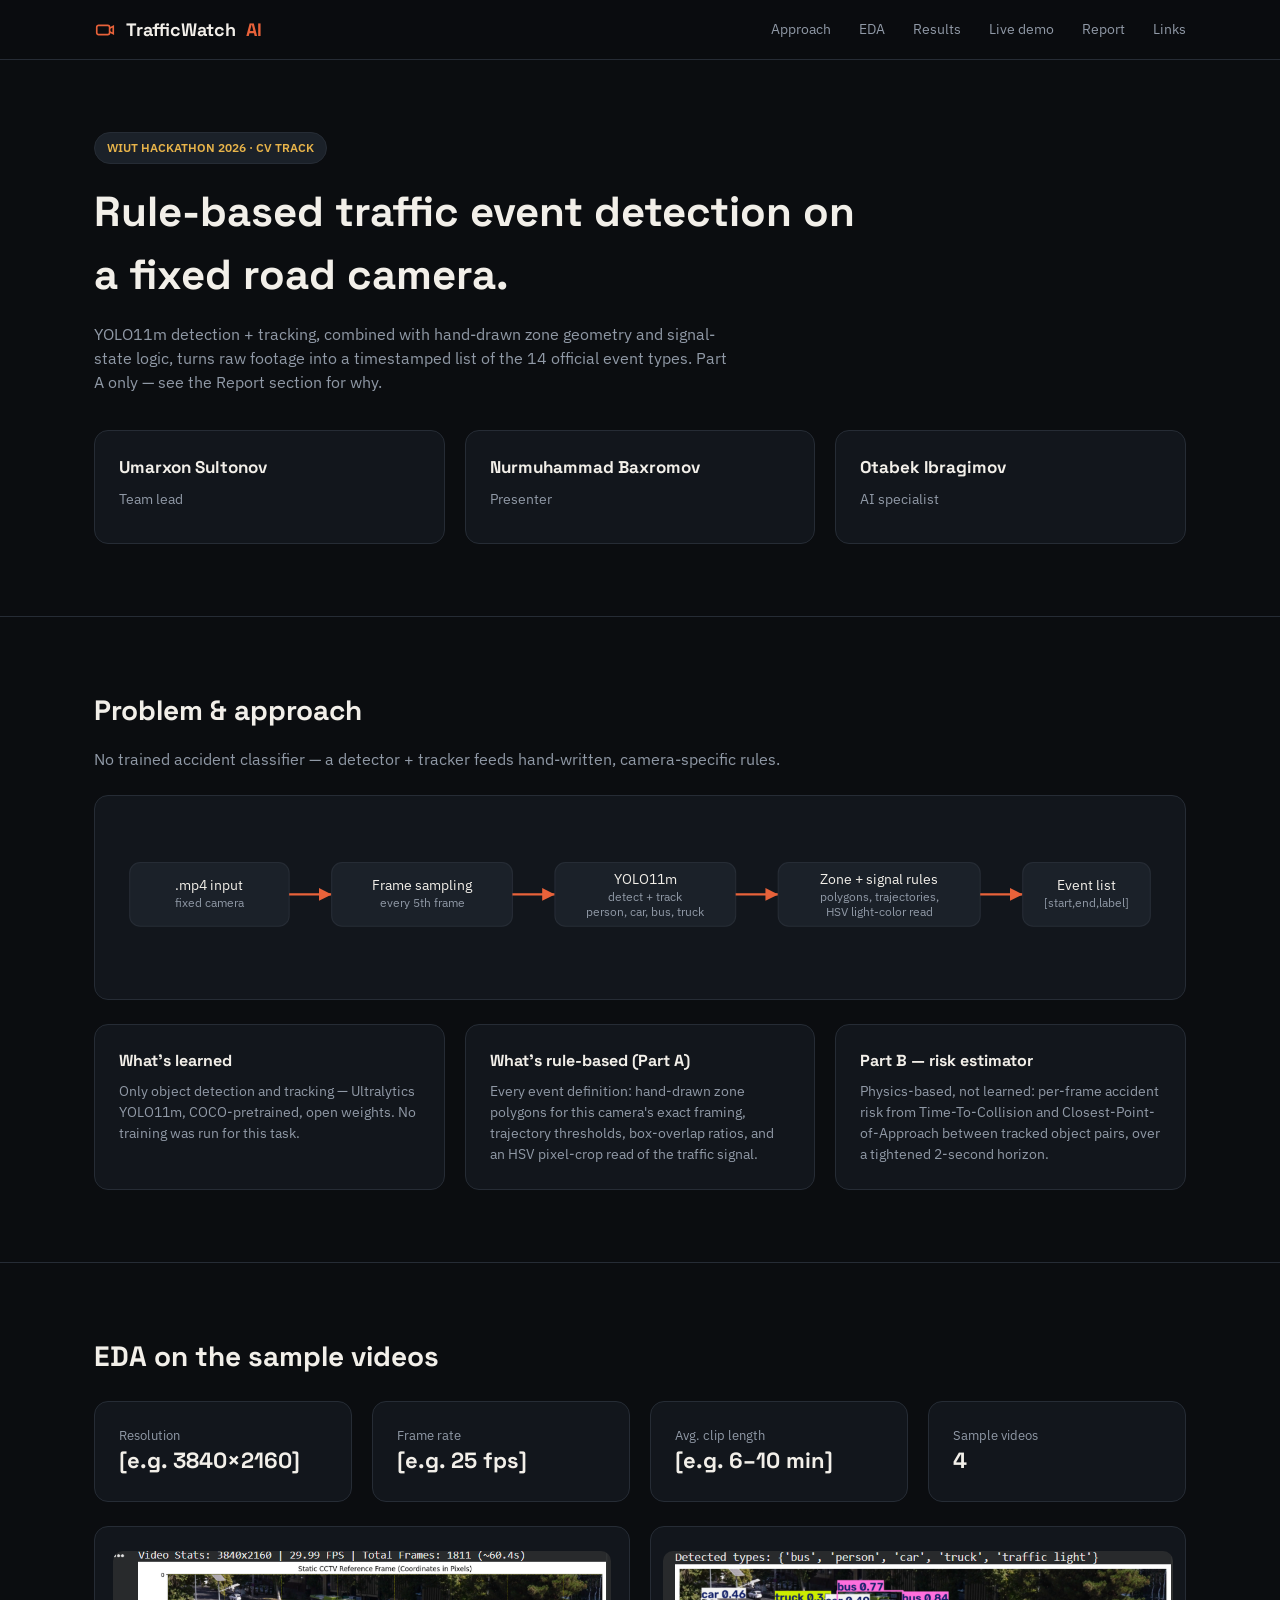
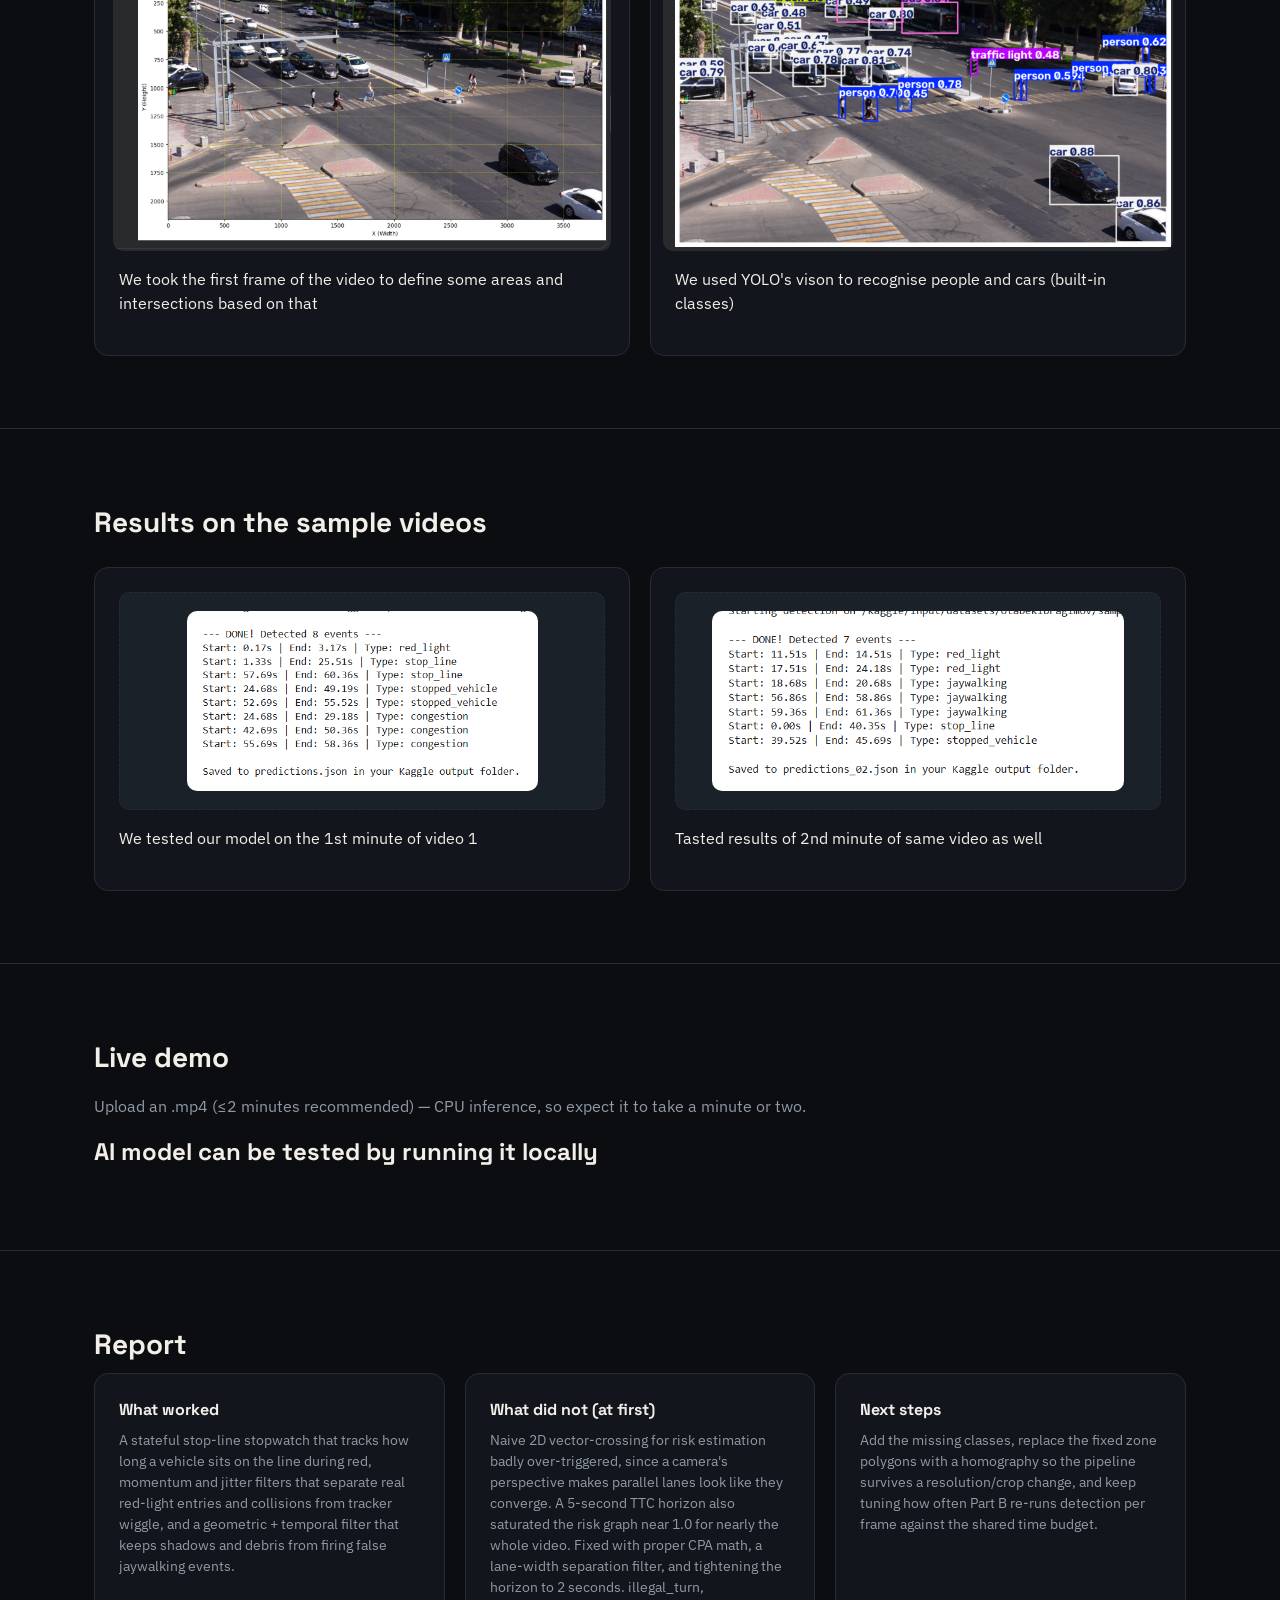
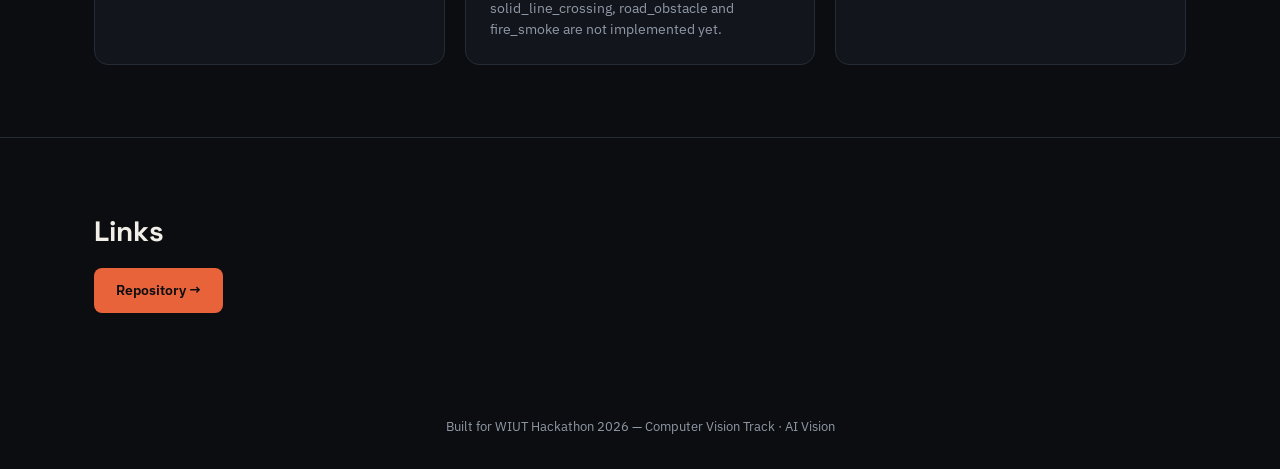
<file: index.html>
<!doctype html>
<html lang="en">
<head>
<meta charset="utf-8">
<meta name="viewport" content="width=device-width, initial-scale=1">
<title>TrafficWatch AI — WIUT Hackathon 2026</title>
<link rel="stylesheet" href="assets/style.css">
</head>
<body>

<nav>
  <div class="wrap">
    <div style="display:flex;align-items:center;gap:10px;font-family:var(--display);font-weight:700;font-size:18px">
      <svg width="22" height="22" viewBox="0 0 24 24" fill="none" stroke="#E8623A" stroke-width="1.8"><rect x="3" y="7" width="14" height="10" rx="2"/><path d="M17 10l4-2v8l-4-2"/></svg>
      TrafficWatch<span style="color:var(--accent)">AI</span>
    </div>
    <div class="links">
      <a href="#approach">Approach</a>
      <a href="#eda">EDA</a>
      <a href="#results">Results</a>
      <a href="#demo">Live demo</a>
      <a href="#report">Report</a>
      <a href="#links">Links</a>
    </div>
  </div>
</nav>

<!-- TEAM / HERO -->
<section id="team">
  <div class="wrap">
    <span class="pill">WIUT HACKATHON 2026 · CV TRACK</span>
    <h1 style="font-size:42px;margin-top:16px;max-width:780px">Rule-based traffic event detection on a fixed road camera.</h1>
    <p class="dim" style="max-width:640px;font-size:16px">YOLO11m detection + tracking, combined with hand-drawn zone geometry and signal-state logic, turns raw footage into a timestamped list of the 14 official event types. Part A only — see the Report section for why.</p>
    <div class="grid cols-3" style="margin-top:36px">
      <div class="card">
        <h3 style="font-size:17px">Umarxon Sultonov</h3>
        <div class="dim" style="font-size:13.5px;margin-bottom:10px">Team lead</div>
        <div style="display:flex;gap:12px;font-size:13px">
        </div>
      </div>
      <div class="card">
        <h3 style="font-size:17px">Nurmuhammad Baxromov</h3>
        <div class="dim" style="font-size:13.5px;margin-bottom:10px">Presenter</div>
        <div style="display:flex;gap:12px;font-size:13px">
        </div>
      </div>
      <div class="card">
        <h3 style="font-size:17px">Otabek Ibragimov</h3>
        <div class="dim" style="font-size:13.5px;margin-bottom:10px">AI specialist</div>
        <div style="display:flex;gap:12px;font-size:13px">
        </div>
      </div>
    </div>
    <!-- TODO: fill in each member's real GitHub / LinkedIn / portfolio links above -->
  </div>
</section>

<!-- APPROACH -->
<section id="approach">
  <div class="wrap">
    <h2 style="font-size:28px">Problem & approach</h2>
    <p class="dim">No trained accident classifier — a detector + tracker feeds hand-written, camera-specific rules.</p>
    <div class="card" style="margin:24px 0;overflow-x:auto">
      <svg viewBox="0 0 980 140" style="width:100%;min-width:760px">
        <style>.b{fill:#1B2129;stroke:#262C35}.t{font-family:'IBM Plex Sans',sans-serif;font-size:13px;fill:#F2EFE9}.s{font-family:'IBM Plex Sans',sans-serif;font-size:11px;fill:#9099A6}.a{stroke:#E8623A;stroke-width:2;marker-end:url(#arrow)}</style>
        <defs><marker id="arrow" markerWidth="8" markerHeight="8" refX="6" refY="3" orient="auto"><path d="M0,0 L6,3 L0,6 z" fill="#E8623A"/></marker></defs>
        <rect class="b" x="10" y="40" width="150" height="60" rx="10"/><text class="t" x="85" y="66" text-anchor="middle">.mp4 input</text><text class="s" x="85" y="82" text-anchor="middle">fixed camera</text>
        <line class="a" x1="160" y1="70" x2="200" y2="70"/>
        <rect class="b" x="200" y="40" width="170" height="60" rx="10"/><text class="t" x="285" y="66" text-anchor="middle">Frame sampling</text><text class="s" x="285" y="82" text-anchor="middle">every 5th frame</text>
        <line class="a" x1="370" y1="70" x2="410" y2="70"/>
        <rect class="b" x="410" y="40" width="170" height="60" rx="10"/><text class="t" x="495" y="60" text-anchor="middle">YOLO11m</text><text class="s" x="495" y="76" text-anchor="middle">detect + track</text><text class="s" x="495" y="90" text-anchor="middle">person, car, bus, truck</text>
        <line class="a" x1="580" y1="70" x2="620" y2="70"/>
        <rect class="b" x="620" y="40" width="190" height="60" rx="10"/><text class="t" x="715" y="60" text-anchor="middle">Zone + signal rules</text><text class="s" x="715" y="76" text-anchor="middle">polygons, trajectories,</text><text class="s" x="715" y="90" text-anchor="middle">HSV light-color read</text>
        <line class="a" x1="810" y1="70" x2="850" y2="70"/>
        <rect class="b" x="850" y="40" width="120" height="60" rx="10"/><text class="t" x="910" y="66" text-anchor="middle">Event list</text><text class="s" x="910" y="82" text-anchor="middle">[start,end,label]</text>
      </svg>
    </div>
    <div class="grid cols-3">
      <div class="card">
        <h3 style="font-size:16px">What's learned</h3>
        <p class="dim" style="font-size:14px;margin:0">Only object detection and tracking — Ultralytics YOLO11m, COCO-pretrained, open weights. No training was run for this task.</p>
      </div>
      <div class="card">
        <h3 style="font-size:16px">What's rule-based (Part A)</h3>
        <p class="dim" style="font-size:14px;margin:0">Every event definition: hand-drawn zone polygons for this camera's exact framing, trajectory thresholds, box-overlap ratios, and an HSV pixel-crop read of the traffic signal.</p>
      </div>
      <div class="card">
        <h3 style="font-size:16px">Part B — risk estimator</h3>
        <p class="dim" style="font-size:14px;margin:0">Physics-based, not learned: per-frame accident risk from Time-To-Collision and Closest-Point-of-Approach between tracked object pairs, over a tightened 2-second horizon.</p>
      </div>
    </div>
  </div>
</section>

<!-- EDA -->
<section id="eda">
  <div class="wrap">
    <h2 style="font-size:28px">EDA on the sample videos</h2>
    <div class="grid cols-4" style="margin:24px 0">
      <div class="card"><div class="dim" style="font-size:12.5px">Resolution</div><div style="font-family:var(--display);font-size:22px;font-weight:700">[e.g. 3840×2160]</div></div>
      <div class="card"><div class="dim" style="font-size:12.5px">Frame rate</div><div style="font-family:var(--display);font-size:22px;font-weight:700">[e.g. 25 fps]</div></div>
      <div class="card"><div class="dim" style="font-size:12.5px">Avg. clip length</div><div style="font-family:var(--display);font-size:22px;font-weight:700">[e.g. 6–10 min]</div></div>
      <div class="card"><div class="dim" style="font-size:12.5px">Sample videos</div><div style="font-family:var(--display);font-size:22px;font-weight:700">4</div></div>
    </div>
    <div class="grid cols-2">
      <div class="card">
        <div class="placeholder" style="height:300px;display:flex;align-items:center;justify-content:center"><img src="./img/1st_frame.png" alt="" style="height: 300px; border-radius: 10px;"></div>
        <p>We took the first frame of the video to define some areas and intersections based on that</p>
    </div>
      <div class="card"><div class="placeholder" style="height:300px;display:flex;align-items:center;justify-content:center"><img src="./img/YOLO.png" alt="" style="height: 300px; border-radius: 10px;"></div>
        <p>We used YOLO's vison to recognise people and cars (built-in classes)</p>
    </div>
  </div>
</section>

<!-- RESULTS -->
<section id="results">
  <div class="wrap">
    <h2 style="font-size:28px">Results on the sample videos</h2>
    <div class="grid cols-2" style="margin-top:24px">
      <!-- Repeat one card per sample video -->
      <div class="card">
        <div class="placeholder" style="display:flex;align-items:center;justify-content:center"><img src="./img/test1.png" alt="" style="height:180px;border-radius: 10px;"></div>
        <p style="align-self: center;">We tested our model on the 1st minute of video 1</p>
      </div>
      <div class="card">
        <div class="placeholder" style="display:flex;align-items:center;justify-content:center"><img src="./img/test2.png" alt="" style="height:180px;border-radius: 10px;"></div>
        <p style="align-self: center;">Tasted results of 2nd minute of same video as well</p>
      </div>
    </div>
  </div>
</section>

<!-- LIVE DEMO -->
<section id="demo">
  <div class="wrap">
    <h2 style="font-size:28px">Live demo</h2>
    <p class="dim">Upload an .mp4 (≤2 minutes recommended) — CPU inference, so expect it to take a minute or two.</p>
    <h1>AI model can be tested by running it locally </h1>
  </div>
</section>

<!-- REPORT -->
<section id="report">
  <div class="wrap">
    <h2 style="font-size:28px">Report</h2>
    <div class="grid cols-3">
      <div class="card"><h3 style="font-size:16px">What worked</h3><p class="dim" style="font-size:14px;margin:0">A stateful stop-line stopwatch that tracks how long a vehicle sits on the line during red, momentum and jitter filters that separate real red-light entries and collisions from tracker wiggle, and a geometric + temporal filter that keeps shadows and debris from firing false jaywalking events.</p></div>
      <div class="card"><h3 style="font-size:16px">What did not (at first)</h3><p class="dim" style="font-size:14px;margin:0">Naive 2D vector-crossing for risk estimation badly over-triggered, since a camera's perspective makes parallel lanes look like they converge. A 5-second TTC horizon also saturated the risk graph near 1.0 for nearly the whole video. Fixed with proper CPA math, a lane-width separation filter, and tightening the horizon to 2 seconds. illegal_turn, solid_line_crossing, road_obstacle and fire_smoke are not implemented yet.</p></div>
      <div class="card"><h3 style="font-size:16px">Next steps</h3><p class="dim" style="font-size:14px;margin:0">Add the missing classes, replace the fixed zone polygons with a homography so the pipeline survives a resolution/crop change, and keep tuning how often Part B re-runs detection per frame against the shared time budget.</p></div>
    </div>
  </div>
</section>

<!-- LINKS -->
<section id="links">
  <div class="wrap">
    <h2 style="font-size:28px">Links</h2>
    <div style="display:flex;gap:14px;flex-wrap:wrap;margin-top:16px">
      <a class="btn" href="https://github.com/Umarxon80/AI_VISION">Repository →</a>
    </div>
  </div>
</section>

<footer>Built for WIUT Hackathon 2026 — Computer Vision Track · AI Vision</footer>

</body>
</html>
</file>
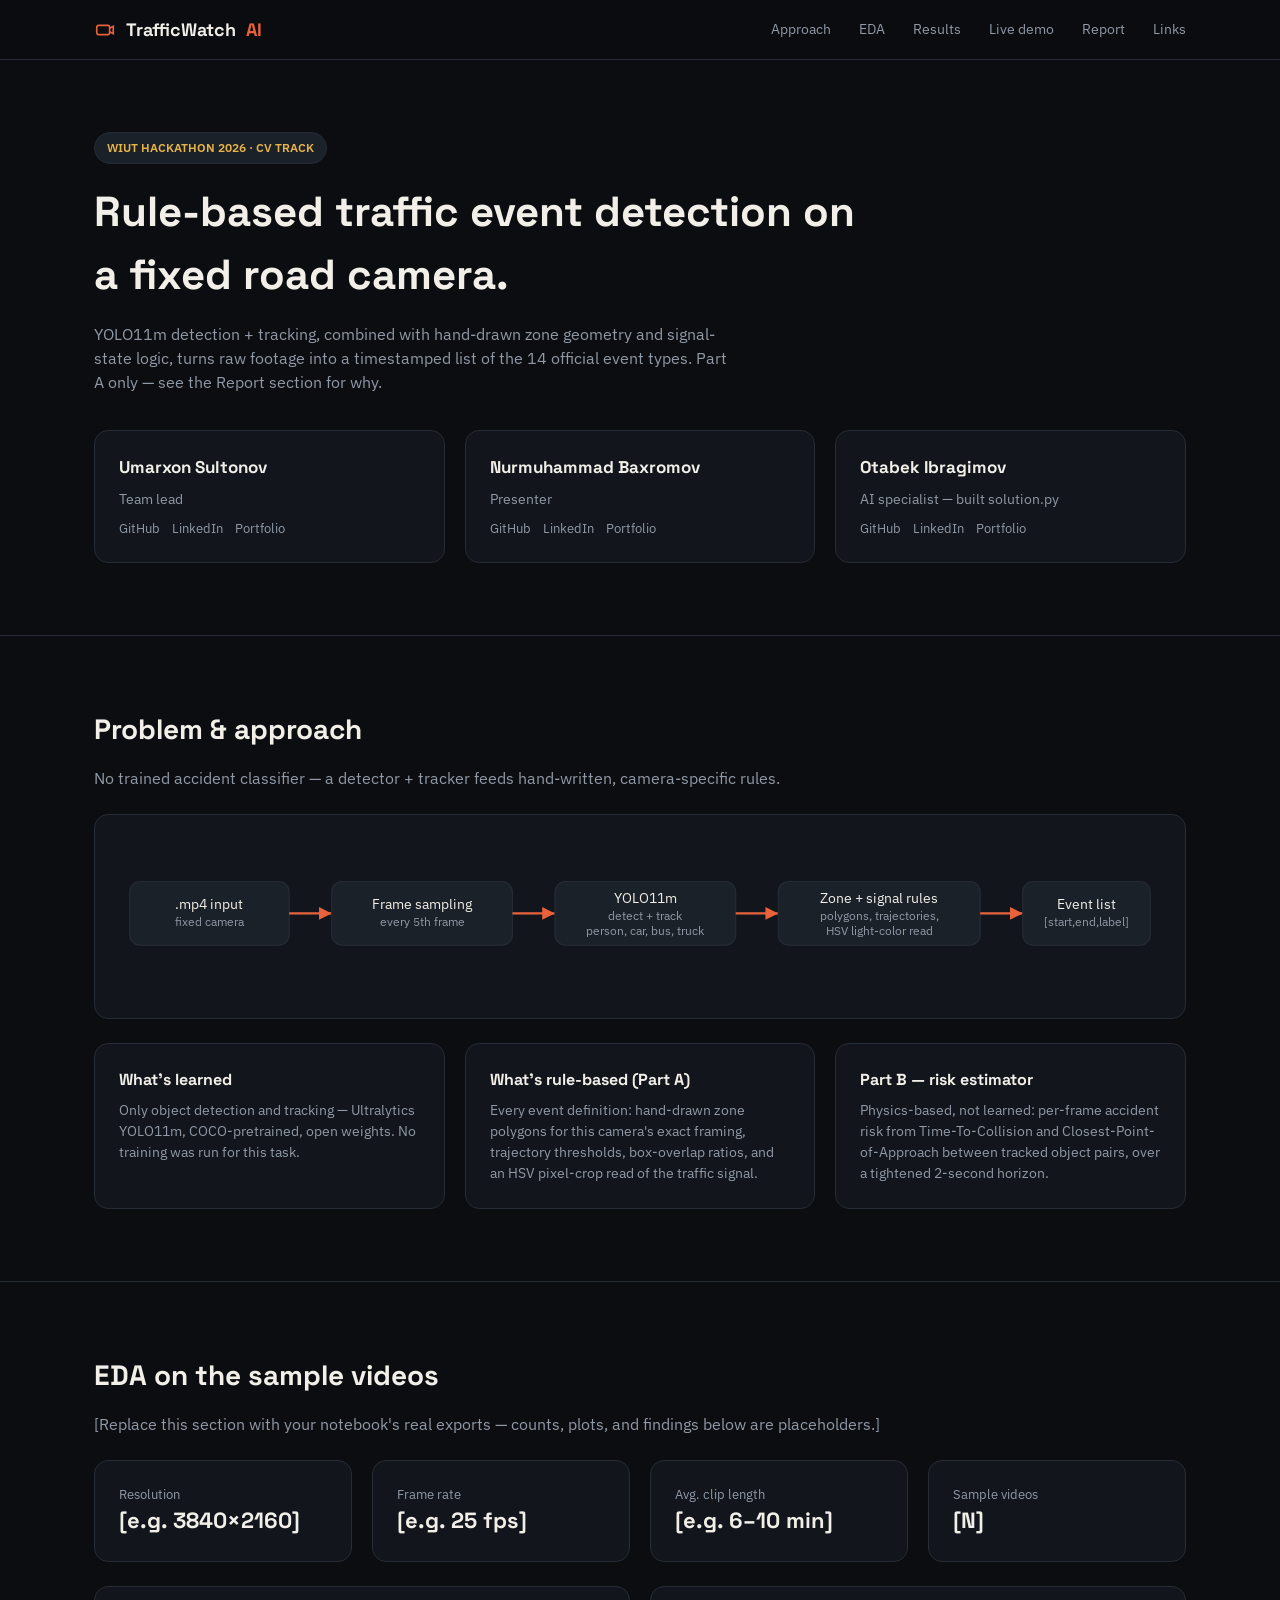
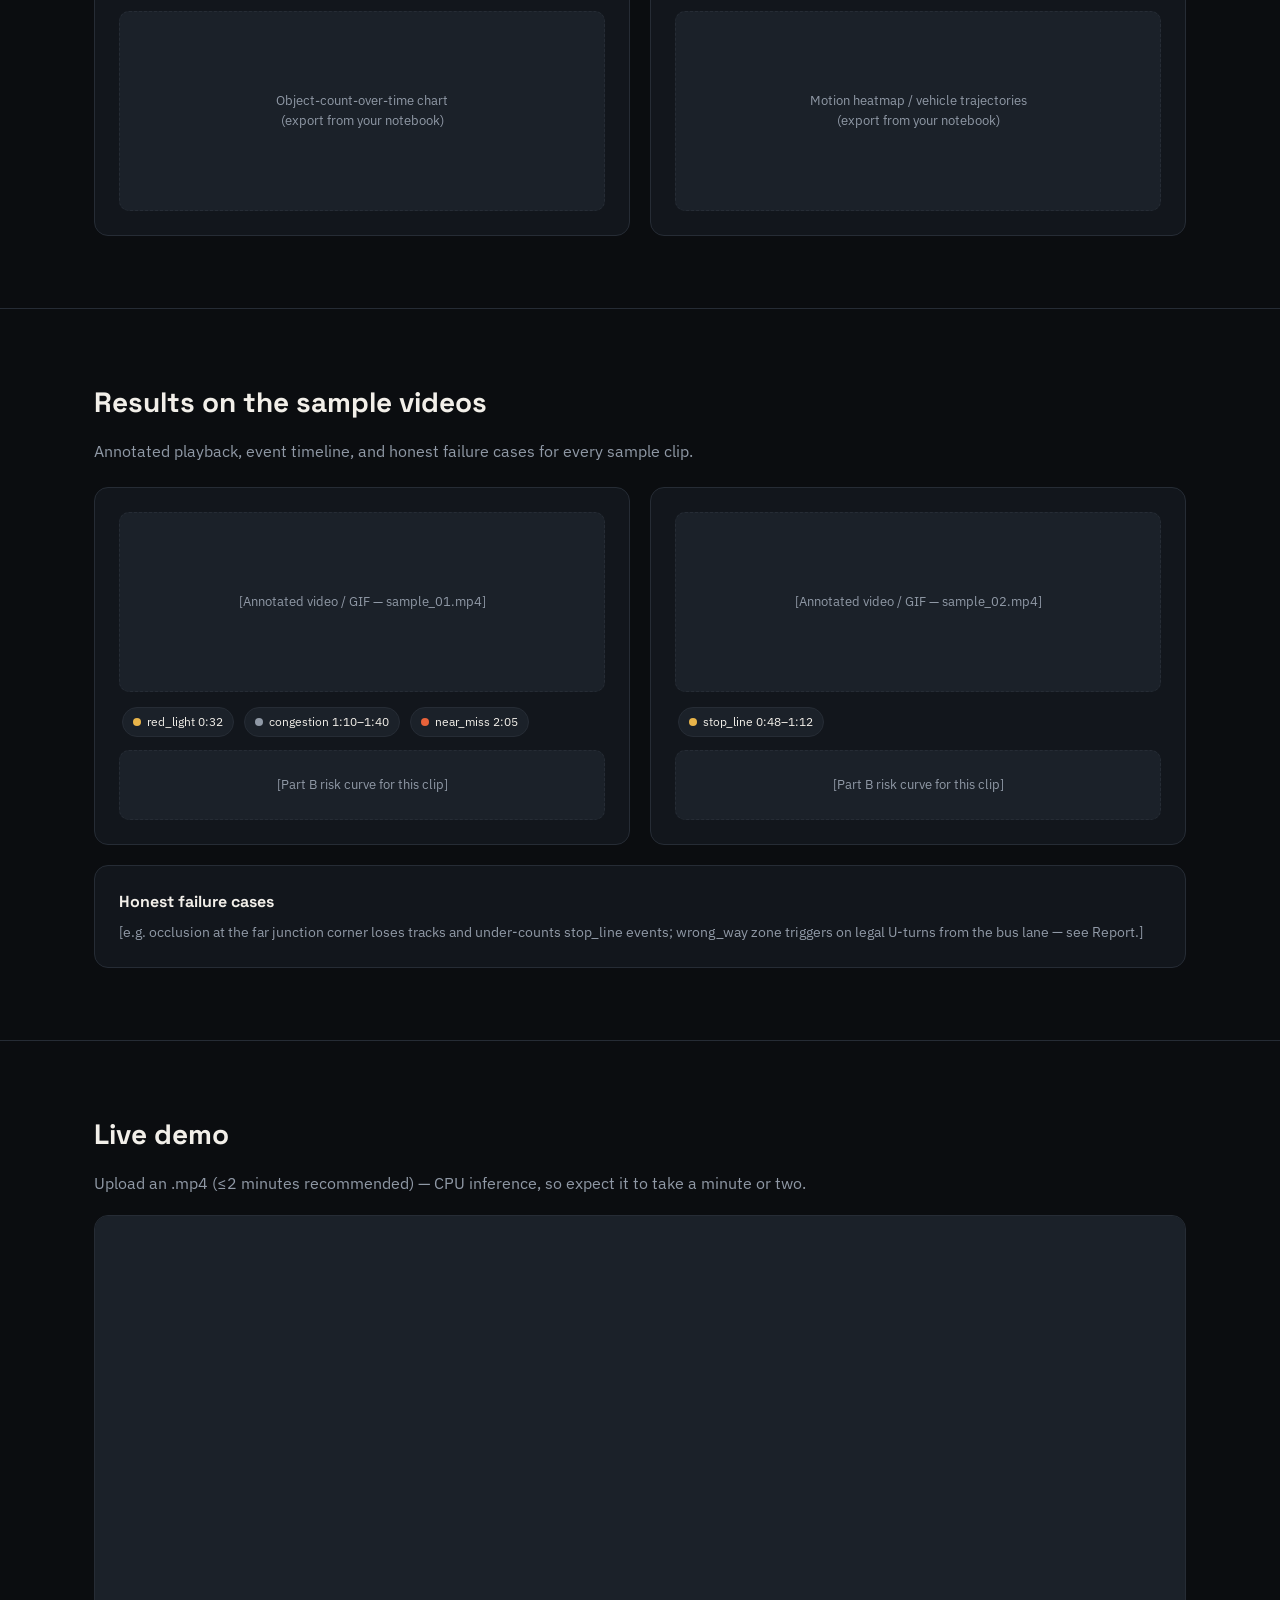
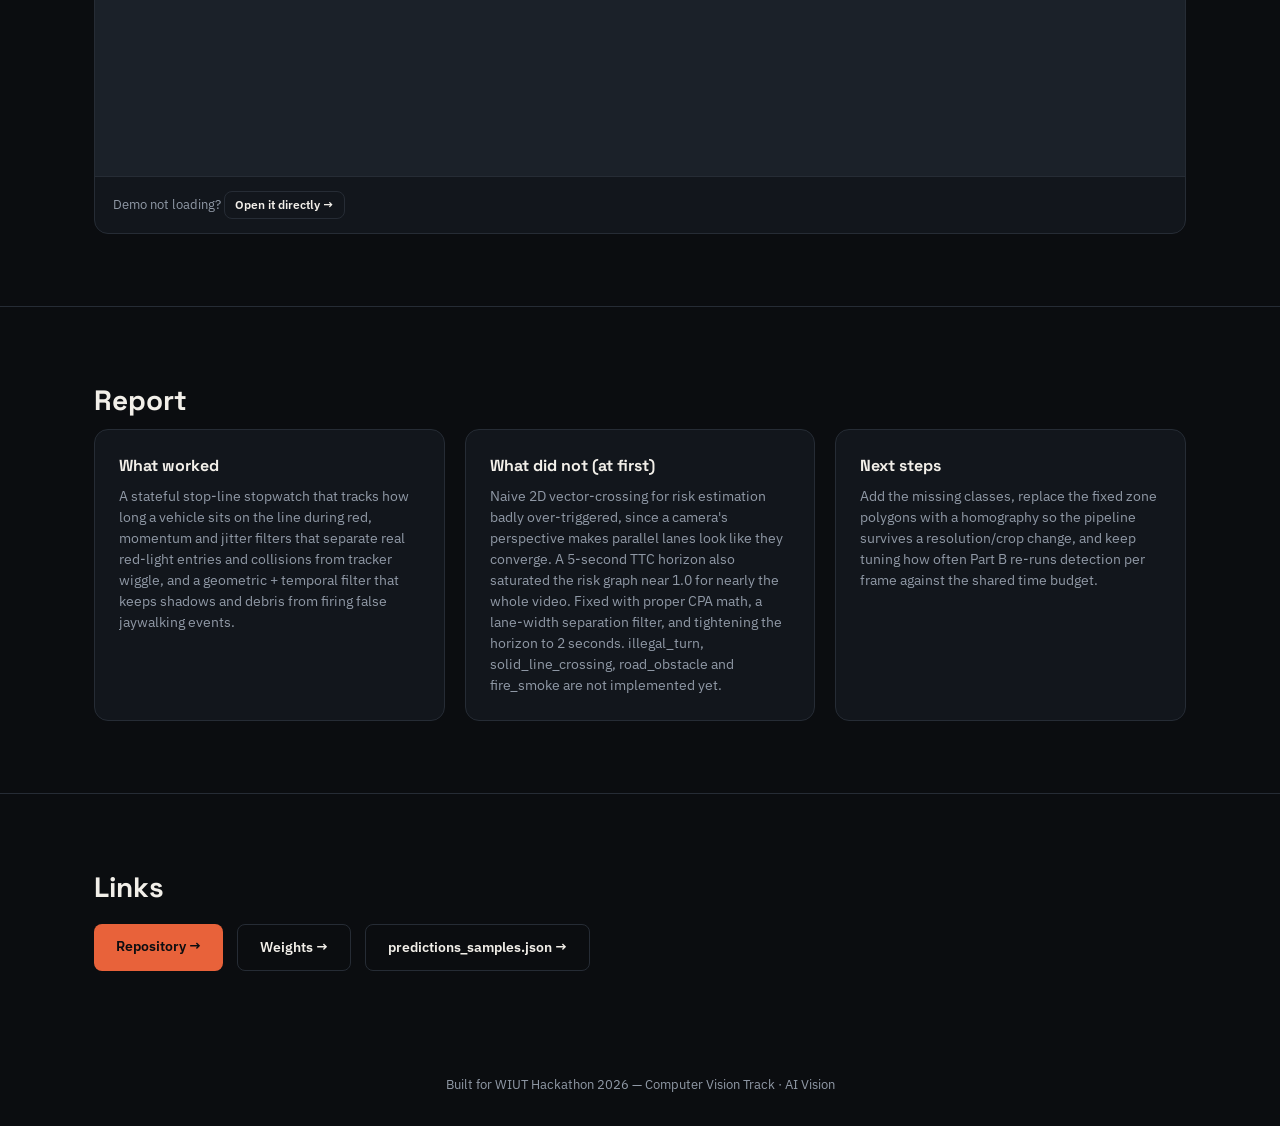
<file: website/index.html>
<!doctype html>
<html lang="en">
<head>
<meta charset="utf-8">
<meta name="viewport" content="width=device-width, initial-scale=1">
<title>TrafficWatch AI — WIUT Hackathon 2026</title>
<link rel="stylesheet" href="assets/style.css">
</head>
<body>

<nav>
  <div class="wrap">
    <div style="display:flex;align-items:center;gap:10px;font-family:var(--display);font-weight:700;font-size:18px">
      <svg width="22" height="22" viewBox="0 0 24 24" fill="none" stroke="#E8623A" stroke-width="1.8"><rect x="3" y="7" width="14" height="10" rx="2"/><path d="M17 10l4-2v8l-4-2"/></svg>
      TrafficWatch<span style="color:var(--accent)">AI</span>
    </div>
    <div class="links">
      <a href="#approach">Approach</a>
      <a href="#eda">EDA</a>
      <a href="#results">Results</a>
      <a href="#demo">Live demo</a>
      <a href="#report">Report</a>
      <a href="#links">Links</a>
    </div>
  </div>
</nav>

<!-- TEAM / HERO -->
<section id="team">
  <div class="wrap">
    <span class="pill">WIUT HACKATHON 2026 · CV TRACK</span>
    <h1 style="font-size:42px;margin-top:16px;max-width:780px">Rule-based traffic event detection on a fixed road camera.</h1>
    <p class="dim" style="max-width:640px;font-size:16px">YOLO11m detection + tracking, combined with hand-drawn zone geometry and signal-state logic, turns raw footage into a timestamped list of the 14 official event types. Part A only — see the Report section for why.</p>
    <div class="grid cols-3" style="margin-top:36px">
      <div class="card">
        <h3 style="font-size:17px">Umarxon Sultonov</h3>
        <div class="dim" style="font-size:13.5px;margin-bottom:10px">Team lead</div>
        <div style="display:flex;gap:12px;font-size:13px">
          <a href="#" class="dim">GitHub</a><a href="#" class="dim">LinkedIn</a><a href="#" class="dim">Portfolio</a>
        </div>
      </div>
      <div class="card">
        <h3 style="font-size:17px">Nurmuhammad Baxromov</h3>
        <div class="dim" style="font-size:13.5px;margin-bottom:10px">Presenter</div>
        <div style="display:flex;gap:12px;font-size:13px">
          <a href="#" class="dim">GitHub</a><a href="#" class="dim">LinkedIn</a><a href="#" class="dim">Portfolio</a>
        </div>
      </div>
      <div class="card">
        <h3 style="font-size:17px">Otabek Ibragimov</h3>
        <div class="dim" style="font-size:13.5px;margin-bottom:10px">AI specialist — built solution.py</div>
        <div style="display:flex;gap:12px;font-size:13px">
          <a href="#" class="dim">GitHub</a><a href="#" class="dim">LinkedIn</a><a href="#" class="dim">Portfolio</a>
        </div>
      </div>
    </div>
    <!-- TODO: fill in each member's real GitHub / LinkedIn / portfolio links above -->
  </div>
</section>

<!-- APPROACH -->
<section id="approach">
  <div class="wrap">
    <h2 style="font-size:28px">Problem & approach</h2>
    <p class="dim">No trained accident classifier — a detector + tracker feeds hand-written, camera-specific rules.</p>
    <div class="card" style="margin:24px 0;overflow-x:auto">
      <svg viewBox="0 0 980 140" style="width:100%;min-width:760px">
        <style>.b{fill:#1B2129;stroke:#262C35}.t{font-family:'IBM Plex Sans',sans-serif;font-size:13px;fill:#F2EFE9}.s{font-family:'IBM Plex Sans',sans-serif;font-size:11px;fill:#9099A6}.a{stroke:#E8623A;stroke-width:2;marker-end:url(#arrow)}</style>
        <defs><marker id="arrow" markerWidth="8" markerHeight="8" refX="6" refY="3" orient="auto"><path d="M0,0 L6,3 L0,6 z" fill="#E8623A"/></marker></defs>
        <rect class="b" x="10" y="40" width="150" height="60" rx="10"/><text class="t" x="85" y="66" text-anchor="middle">.mp4 input</text><text class="s" x="85" y="82" text-anchor="middle">fixed camera</text>
        <line class="a" x1="160" y1="70" x2="200" y2="70"/>
        <rect class="b" x="200" y="40" width="170" height="60" rx="10"/><text class="t" x="285" y="66" text-anchor="middle">Frame sampling</text><text class="s" x="285" y="82" text-anchor="middle">every 5th frame</text>
        <line class="a" x1="370" y1="70" x2="410" y2="70"/>
        <rect class="b" x="410" y="40" width="170" height="60" rx="10"/><text class="t" x="495" y="60" text-anchor="middle">YOLO11m</text><text class="s" x="495" y="76" text-anchor="middle">detect + track</text><text class="s" x="495" y="90" text-anchor="middle">person, car, bus, truck</text>
        <line class="a" x1="580" y1="70" x2="620" y2="70"/>
        <rect class="b" x="620" y="40" width="190" height="60" rx="10"/><text class="t" x="715" y="60" text-anchor="middle">Zone + signal rules</text><text class="s" x="715" y="76" text-anchor="middle">polygons, trajectories,</text><text class="s" x="715" y="90" text-anchor="middle">HSV light-color read</text>
        <line class="a" x1="810" y1="70" x2="850" y2="70"/>
        <rect class="b" x="850" y="40" width="120" height="60" rx="10"/><text class="t" x="910" y="66" text-anchor="middle">Event list</text><text class="s" x="910" y="82" text-anchor="middle">[start,end,label]</text>
      </svg>
    </div>
    <div class="grid cols-3">
      <div class="card">
        <h3 style="font-size:16px">What's learned</h3>
        <p class="dim" style="font-size:14px;margin:0">Only object detection and tracking — Ultralytics YOLO11m, COCO-pretrained, open weights. No training was run for this task.</p>
      </div>
      <div class="card">
        <h3 style="font-size:16px">What's rule-based (Part A)</h3>
        <p class="dim" style="font-size:14px;margin:0">Every event definition: hand-drawn zone polygons for this camera's exact framing, trajectory thresholds, box-overlap ratios, and an HSV pixel-crop read of the traffic signal.</p>
      </div>
      <div class="card">
        <h3 style="font-size:16px">Part B — risk estimator</h3>
        <p class="dim" style="font-size:14px;margin:0">Physics-based, not learned: per-frame accident risk from Time-To-Collision and Closest-Point-of-Approach between tracked object pairs, over a tightened 2-second horizon.</p>
      </div>
    </div>
  </div>
</section>

<!-- EDA -->
<section id="eda">
  <div class="wrap">
    <h2 style="font-size:28px">EDA on the sample videos</h2>
    <p class="dim">[Replace this section with your notebook's real exports — counts, plots, and findings below are placeholders.]</p>
    <div class="grid cols-4" style="margin:24px 0">
      <div class="card"><div class="dim" style="font-size:12.5px">Resolution</div><div style="font-family:var(--display);font-size:22px;font-weight:700">[e.g. 3840×2160]</div></div>
      <div class="card"><div class="dim" style="font-size:12.5px">Frame rate</div><div style="font-family:var(--display);font-size:22px;font-weight:700">[e.g. 25 fps]</div></div>
      <div class="card"><div class="dim" style="font-size:12.5px">Avg. clip length</div><div style="font-family:var(--display);font-size:22px;font-weight:700">[e.g. 6–10 min]</div></div>
      <div class="card"><div class="dim" style="font-size:12.5px">Sample videos</div><div style="font-family:var(--display);font-size:22px;font-weight:700">[N]</div></div>
    </div>
    <div class="grid cols-2">
      <div class="card"><div class="placeholder" style="height:200px;display:flex;align-items:center;justify-content:center">Object-count-over-time chart<br>(export from your notebook)</div></div>
      <div class="card"><div class="placeholder" style="height:200px;display:flex;align-items:center;justify-content:center">Motion heatmap / vehicle trajectories<br>(export from your notebook)</div></div>
    </div>
  </div>
</section>

<!-- RESULTS -->
<section id="results">
  <div class="wrap">
    <h2 style="font-size:28px">Results on the sample videos</h2>
    <p class="dim">Annotated playback, event timeline, and honest failure cases for every sample clip.</p>
    <div class="grid cols-2" style="margin-top:24px">
      <!-- Repeat one card per sample video -->
      <div class="card">
        <div class="placeholder" style="height:180px;display:flex;align-items:center;justify-content:center">[Annotated video / GIF — sample_01.mp4]</div>
        <div style="margin-top:12px">
          <span class="timeline-chip"><span class="dot" style="background:var(--warn)"></span>red_light 0:32</span>
          <span class="timeline-chip"><span class="dot" style="background:var(--dim)"></span>congestion 1:10–1:40</span>
          <span class="timeline-chip"><span class="dot" style="background:var(--accent)"></span>near_miss 2:05</span>
        </div>
        <div class="placeholder" style="height:70px;margin-top:10px;display:flex;align-items:center;justify-content:center">[Part B risk curve for this clip]</div>
      </div>
      <div class="card">
        <div class="placeholder" style="height:180px;display:flex;align-items:center;justify-content:center">[Annotated video / GIF — sample_02.mp4]</div>
        <div style="margin-top:12px">
          <span class="timeline-chip"><span class="dot" style="background:var(--warn)"></span>stop_line 0:48–1:12</span>
        </div>
        <div class="placeholder" style="height:70px;margin-top:10px;display:flex;align-items:center;justify-content:center">[Part B risk curve for this clip]</div>
      </div>
    </div>
    <div class="card" style="margin-top:20px">
      <h3 style="font-size:16px">Honest failure cases</h3>
      <p class="dim" style="font-size:14px;margin:0">[e.g. occlusion at the far junction corner loses tracks and under-counts stop_line events; wrong_way zone triggers on legal U-turns from the bus lane — see Report.]</p>
    </div>
  </div>
</section>

<!-- LIVE DEMO -->
<section id="demo">
  <div class="wrap">
    <h2 style="font-size:28px">Live demo</h2>
    <p class="dim">Upload an .mp4 (≤2 minutes recommended) — CPU inference, so expect it to take a minute or two.</p>
    <div class="card" style="margin-top:20px;padding:0;overflow:hidden">
      <!-- Update this src once your Hugging Face Space is deployed -->
      <iframe
        src="https://YOUR-HF-USERNAME-trafficwatch-ai.hf.space"
        style="width:100%;height:560px;border:none;display:block;background:var(--surface2)"
        title="TrafficWatch AI live demo">
      </iframe>
      <div style="padding:14px 18px;border-top:1px solid var(--border);font-size:12.5px" class="dim">
        Demo not loading? <a href="https://YOUR-HF-USERNAME-trafficwatch-ai.hf.space" class="btn ghost" style="padding:4px 10px;font-size:12px">Open it directly →</a>
      </div>
    </div>
  </div>
</section>

<!-- REPORT -->
<section id="report">
  <div class="wrap">
    <h2 style="font-size:28px">Report</h2>
    <div class="grid cols-3">
      <div class="card"><h3 style="font-size:16px">What worked</h3><p class="dim" style="font-size:14px;margin:0">A stateful stop-line stopwatch that tracks how long a vehicle sits on the line during red, momentum and jitter filters that separate real red-light entries and collisions from tracker wiggle, and a geometric + temporal filter that keeps shadows and debris from firing false jaywalking events.</p></div>
      <div class="card"><h3 style="font-size:16px">What did not (at first)</h3><p class="dim" style="font-size:14px;margin:0">Naive 2D vector-crossing for risk estimation badly over-triggered, since a camera's perspective makes parallel lanes look like they converge. A 5-second TTC horizon also saturated the risk graph near 1.0 for nearly the whole video. Fixed with proper CPA math, a lane-width separation filter, and tightening the horizon to 2 seconds. illegal_turn, solid_line_crossing, road_obstacle and fire_smoke are not implemented yet.</p></div>
      <div class="card"><h3 style="font-size:16px">Next steps</h3><p class="dim" style="font-size:14px;margin:0">Add the missing classes, replace the fixed zone polygons with a homography so the pipeline survives a resolution/crop change, and keep tuning how often Part B re-runs detection per frame against the shared time budget.</p></div>
    </div>
  </div>
</section>

<!-- LINKS -->
<section id="links">
  <div class="wrap">
    <h2 style="font-size:28px">Links</h2>
    <div style="display:flex;gap:14px;flex-wrap:wrap;margin-top:16px">
      <a class="btn" href="https://github.com/Umarxon80/AI_VISION">Repository →</a>
      <a class="btn ghost" href="https://github.com/Umarxon80/AI_VISION/tree/main/weights">Weights →</a>
      <a class="btn ghost" href="https://github.com/Umarxon80/AI_VISION/blob/main/predictions_samples.json">predictions_samples.json →</a>
    </div>
  </div>
</section>

<footer>Built for WIUT Hackathon 2026 — Computer Vision Track · AI Vision</footer>

</body>
</html>
</file>
<file: assets/style.css>
@import url('https://fonts.googleapis.com/css2?family=Space+Grotesk:wght@500;700&family=IBM+Plex+Sans:wght@400;500;600&display=swap');

:root{
  --bg:#0B0D10; --surface:#12161C; --surface2:#1B2129; --border:#262C35;
  --text:#F2EFE9; --dim:#9099A6; --accent:#E8623A; --safe:#3EB489; --warn:#E8B44A;
  --display:'Space Grotesk',sans-serif; --body:'IBM Plex Sans',sans-serif;
}
*{box-sizing:border-box}
html{scroll-behavior:smooth}
body{margin:0;background:var(--bg);color:var(--text);font-family:var(--body);line-height:1.5}
a{color:inherit;text-decoration:none}
h1,h2,h3{font-family:var(--display);margin:0 0 8px}
.dim{color:var(--dim)}
.wrap{max-width:1140px;margin:0 auto;padding:0 24px}
.pill{display:inline-block;background:var(--surface2);border:1px solid var(--border);color:var(--warn);font-size:12px;font-weight:600;padding:6px 12px;border-radius:999px}
.btn{display:inline-block;background:var(--accent);color:#0B0D10;padding:12px 22px;border-radius:8px;font-weight:600;font-size:14px;border:none;cursor:pointer}
.btn.ghost{background:transparent;border:1px solid var(--border);color:var(--text)}
.card{background:var(--surface);border:1px solid var(--border);border-radius:14px;padding:24px}
.grid{display:grid;gap:20px}
.grid.cols-3{grid-template-columns:repeat(3,minmax(0,1fr))}
.grid.cols-4{grid-template-columns:repeat(4,minmax(0,1fr))}
.grid.cols-2{grid-template-columns:repeat(2,minmax(0,1fr))}
section{padding:72px 0;border-top:1px solid var(--border)}
section:first-of-type{border-top:none}
nav{position:sticky;top:0;background:rgba(11,13,16,.9);backdrop-filter:blur(6px);border-bottom:1px solid var(--border);z-index:10}
nav .wrap{display:flex;align-items:center;justify-content:space-between;padding:16px 24px}
nav .links{display:flex;gap:28px;font-size:14px;color:var(--dim)}
.badge{display:inline-flex;align-items:center;gap:6px;font-size:12.5px;color:var(--dim)}
.dot{width:8px;height:8px;border-radius:50%;display:inline-block}
.placeholder{border:1.5px dashed var(--border);border-radius:10px;color:var(--dim);font-size:13px;padding:18px;text-align:center;background:var(--surface2)}
.timeline-chip{display:inline-flex;align-items:center;gap:6px;font-size:12px;background:var(--surface2);border:1px solid var(--border);border-radius:999px;padding:5px 10px;margin:3px}
footer{padding:32px 0;color:var(--dim);font-size:13px;text-align:center}
@media (max-width:800px){
  .grid.cols-3,.grid.cols-4,.grid.cols-2{grid-template-columns:1fr}
  nav .links{display:none}
}
</file>
<file: website/assets/style.css>
@import url('https://fonts.googleapis.com/css2?family=Space+Grotesk:wght@500;700&family=IBM+Plex+Sans:wght@400;500;600&display=swap');

:root{
  --bg:#0B0D10; --surface:#12161C; --surface2:#1B2129; --border:#262C35;
  --text:#F2EFE9; --dim:#9099A6; --accent:#E8623A; --safe:#3EB489; --warn:#E8B44A;
  --display:'Space Grotesk',sans-serif; --body:'IBM Plex Sans',sans-serif;
}
*{box-sizing:border-box}
html{scroll-behavior:smooth}
body{margin:0;background:var(--bg);color:var(--text);font-family:var(--body);line-height:1.5}
a{color:inherit;text-decoration:none}
h1,h2,h3{font-family:var(--display);margin:0 0 8px}
.dim{color:var(--dim)}
.wrap{max-width:1140px;margin:0 auto;padding:0 24px}
.pill{display:inline-block;background:var(--surface2);border:1px solid var(--border);color:var(--warn);font-size:12px;font-weight:600;padding:6px 12px;border-radius:999px}
.btn{display:inline-block;background:var(--accent);color:#0B0D10;padding:12px 22px;border-radius:8px;font-weight:600;font-size:14px;border:none;cursor:pointer}
.btn.ghost{background:transparent;border:1px solid var(--border);color:var(--text)}
.card{background:var(--surface);border:1px solid var(--border);border-radius:14px;padding:24px}
.grid{display:grid;gap:20px}
.grid.cols-3{grid-template-columns:repeat(3,minmax(0,1fr))}
.grid.cols-4{grid-template-columns:repeat(4,minmax(0,1fr))}
.grid.cols-2{grid-template-columns:repeat(2,minmax(0,1fr))}
section{padding:72px 0;border-top:1px solid var(--border)}
section:first-of-type{border-top:none}
nav{position:sticky;top:0;background:rgba(11,13,16,.9);backdrop-filter:blur(6px);border-bottom:1px solid var(--border);z-index:10}
nav .wrap{display:flex;align-items:center;justify-content:space-between;padding:16px 24px}
nav .links{display:flex;gap:28px;font-size:14px;color:var(--dim)}
.badge{display:inline-flex;align-items:center;gap:6px;font-size:12.5px;color:var(--dim)}
.dot{width:8px;height:8px;border-radius:50%;display:inline-block}
.placeholder{border:1.5px dashed var(--border);border-radius:10px;color:var(--dim);font-size:13px;padding:18px;text-align:center;background:var(--surface2)}
.timeline-chip{display:inline-flex;align-items:center;gap:6px;font-size:12px;background:var(--surface2);border:1px solid var(--border);border-radius:999px;padding:5px 10px;margin:3px}
footer{padding:32px 0;color:var(--dim);font-size:13px;text-align:center}
@media (max-width:800px){
  .grid.cols-3,.grid.cols-4,.grid.cols-2{grid-template-columns:1fr}
  nav .links{display:none}
}
</file>
